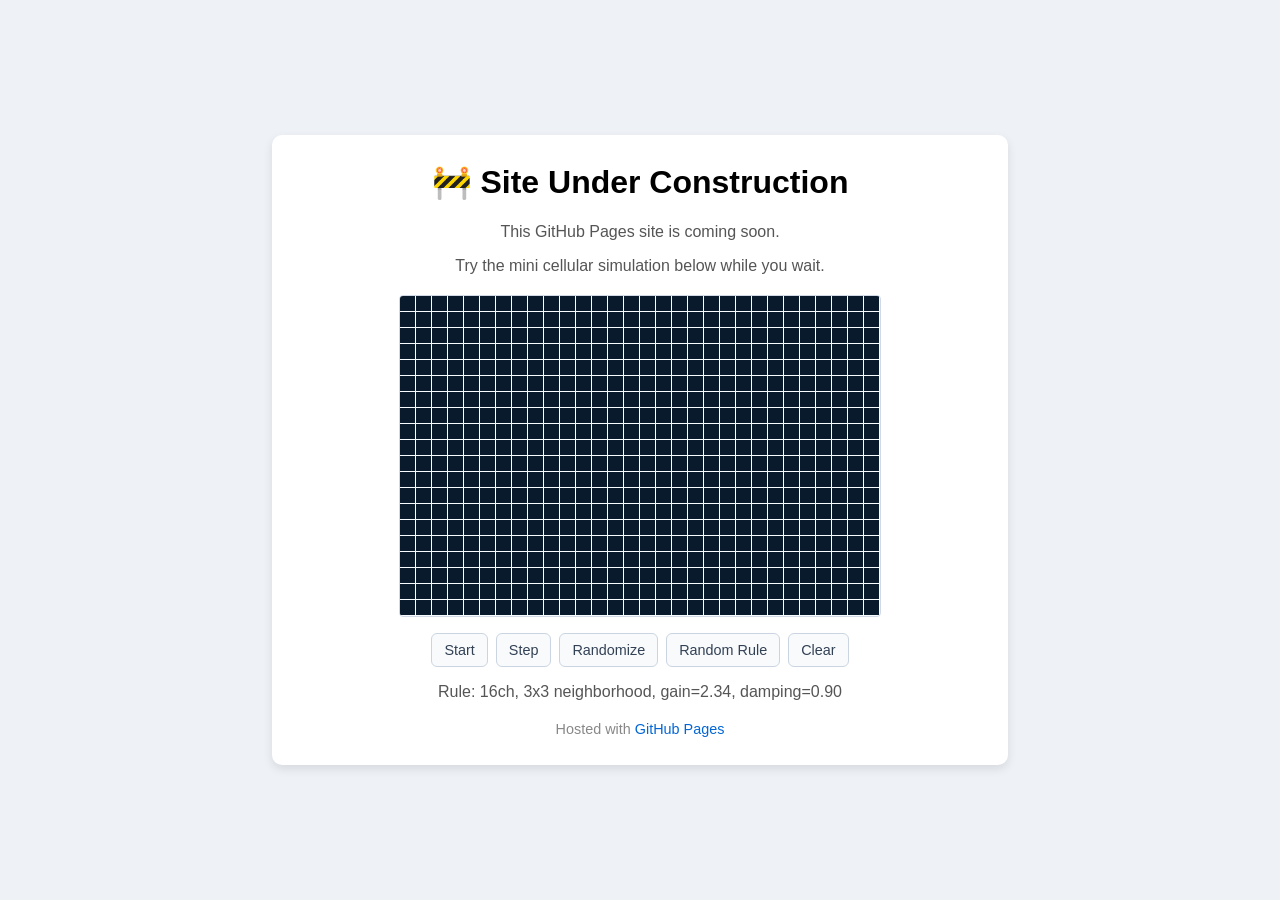
<file: index.html>
<!DOCTYPE html>
<html lang="en">
<head>
    <meta charset="UTF-8">
    <title>🍌 My GitHub Pages Site</title>
    <meta name="viewport" content="width=device-width, initial-scale=1.0">
    <style>
        body {
            margin: 0;
            font-family: Arial, sans-serif;
            background-color: #eef2f7;
            display: flex;
            justify-content: center;
            align-items: center;
            min-height: 100vh;
            text-align: center;
            padding: 20px;
            box-sizing: border-box;
        }
        .container {
            background: white;
            padding: 28px;
            border-radius: 10px;
            box-shadow: 0 4px 10px rgba(0,0,0,0.1);
            max-width: 680px;
            width: 100%;
        }
        h1 {
            margin-top: 0;
        }
        p {
            color: #555;
        }
        .game {
            margin-top: 20px;
        }
        #gameCanvas {
            border: 1px solid #d1d9e6;
            background: #f8fbff;
            border-radius: 4px;
            cursor: crosshair;
            max-width: 100%;
        }
        .controls {
            display: flex;
            flex-wrap: wrap;
            justify-content: center;
            gap: 8px;
            margin-top: 12px;
        }
        button {
            border: 1px solid #cbd5e1;
            background: #f8fafc;
            color: #334155;
            padding: 8px 12px;
            border-radius: 6px;
            cursor: pointer;
            font-size: 0.9rem;
        }
        button:hover {
            background: #f1f5f9;
        }
        footer {
            margin-top: 20px;
            font-size: 0.9em;
            color: #888;
        }
        a {
            color: #0366d6;
            text-decoration: none;
        }
        a:hover {
            text-decoration: underline;
        }
    </style>
</head>
<body>
    <div class="container">
        <h1>🚧 Site Under Construction</h1>
        <p>This GitHub Pages site is coming soon.</p>
        <p>Try the mini cellular simulation below while you wait.</p>

        <section class="game" aria-label="Multichannel cellular simulation">
            <canvas id="gameCanvas" width="480" height="320"></canvas>
            <div class="controls">
                <button id="toggleBtn" type="button">Start</button>
                <button id="stepBtn" type="button">Step</button>
                <button id="randomBtn" type="button">Randomize</button>
                <button id="ruleBtn" type="button">Random Rule</button>
                <button id="clearBtn" type="button">Clear</button>
            </div>
            <p id="ruleLabel" aria-live="polite"></p>
        </section>

        <footer>
            Hosted with <a href="https://pages.github.com/">GitHub Pages</a>
        </footer>
    </div>

    <script>
        const canvas = document.getElementById('gameCanvas');
        const ctx = canvas.getContext('2d');
        const toggleBtn = document.getElementById('toggleBtn');
        const stepBtn = document.getElementById('stepBtn');
        const randomBtn = document.getElementById('randomBtn');
        const ruleBtn = document.getElementById('ruleBtn');
        const clearBtn = document.getElementById('clearBtn');
        const ruleLabel = document.getElementById('ruleLabel');

        const cellSize = 16;
        const cols = Math.floor(canvas.width / cellSize);
        const rows = Math.floor(canvas.height / cellSize);
        const channelsPerCell = 16;
        const neighborhoodRadius = 1;

        let running = false;
        let timer = null;
        let grid = createGrid(false);
        let rule = createRandomRule();

        function createCell(randomize = false) {
            return Array.from(
                { length: channelsPerCell },
                () => (randomize ? Math.random() : 0)
            );
        }

        function createGrid(randomize = false) {
            return Array.from({ length: rows }, () =>
                Array.from({ length: cols }, () => createCell(randomize))
            );
        }

        function createRandomRule() {
            const kernelWidth = neighborhoodRadius * 2 + 1;
            const neighborhoodSize = kernelWidth * kernelWidth;
            const kernel = Array.from({ length: neighborhoodSize }, () =>
                Array.from({ length: channelsPerCell }, () =>
                    Array.from({ length: channelsPerCell }, () => (Math.random() - 0.5) * 0.52)
                )
            );

            const bias = Array.from({ length: channelsPerCell }, () => (Math.random() - 0.5) * 0.3);

            return {
                kernel,
                bias,
                gain: 1 + Math.random() * 1.5,
                damping: 0.85 + Math.random() * 0.13
            };
        }

        function updateRuleLabel() {
            const kernelWidth = neighborhoodRadius * 2 + 1;
            ruleLabel.textContent = `Rule: ${channelsPerCell}ch, ${kernelWidth}x${kernelWidth} neighborhood, gain=${rule.gain.toFixed(2)}, damping=${rule.damping.toFixed(2)}`;
        }

        function clamp01(value) {
            return Math.max(0, Math.min(1, value));
        }

        function activate(value) {
            return 1 / (1 + Math.exp(-value));
        }

        function nextGeneration() {
            const next = createGrid(false);

            for (let y = 0; y < rows; y++) {
                for (let x = 0; x < cols; x++) {
                    for (let outChannel = 0; outChannel < channelsPerCell; outChannel++) {
                        let sum = rule.bias[outChannel] + grid[y][x][outChannel] * rule.damping;
                        let kernelIndex = 0;

                        for (let dy = -neighborhoodRadius; dy <= neighborhoodRadius; dy++) {
                            for (let dx = -neighborhoodRadius; dx <= neighborhoodRadius; dx++) {
                                const nx = (x + dx + cols) % cols;
                                const ny = (y + dy + rows) % rows;
                                const weights = rule.kernel[kernelIndex][outChannel];
                                const neighbor = grid[ny][nx];

                                for (let inChannel = 0; inChannel < channelsPerCell; inChannel++) {
                                    sum += neighbor[inChannel] * weights[inChannel];
                                }

                                kernelIndex++;
                            }
                        }

                        next[y][x][outChannel] = clamp01(activate(sum * rule.gain));
                    }
                }
            }

            grid = next;
            draw();
        }

        function draw() {
            ctx.clearRect(0, 0, canvas.width, canvas.height);

            for (let y = 0; y < rows; y++) {
                for (let x = 0; x < cols; x++) {
                    const value = grid[y][x][0];
                    const hue = 210 + value * 70;
                    const saturation = 70 + value * 20;
                    const lightness = 10 + value * 75;
                    ctx.fillStyle = `hsl(${hue}, ${saturation}%, ${lightness}%)`;
                    ctx.fillRect(x * cellSize, y * cellSize, cellSize - 1, cellSize - 1);
                }
            }
        }

        function start() {
            if (running) {
                return;
            }
            running = true;
            toggleBtn.textContent = 'Pause';
            timer = setInterval(nextGeneration, 110);
        }

        function stop() {
            running = false;
            toggleBtn.textContent = 'Start';
            clearInterval(timer);
            timer = null;
        }

        canvas.addEventListener('click', (event) => {
            const rect = canvas.getBoundingClientRect();
            const x = Math.floor((event.clientX - rect.left) / cellSize);
            const y = Math.floor((event.clientY - rect.top) / cellSize);

            if (x >= 0 && x < cols && y >= 0 && y < rows) {
                const energized = grid[y][x][0] > 0.5;
                grid[y][x] = energized ? createCell(false) : createCell(true);
                draw();
            }
        });

        toggleBtn.addEventListener('click', () => {
            if (running) {
                stop();
            } else {
                start();
            }
        });

        stepBtn.addEventListener('click', () => {
            if (!running) {
                nextGeneration();
            }
        });

        randomBtn.addEventListener('click', () => {
            grid = createGrid(true);
            draw();
        });

        clearBtn.addEventListener('click', () => {
            stop();
            grid = createGrid(false);
            draw();
        });

        ruleBtn.addEventListener('click', () => {
            rule = createRandomRule();
            updateRuleLabel();
        });

        updateRuleLabel();
        draw();
    </script>
</body>
</html>
</file>
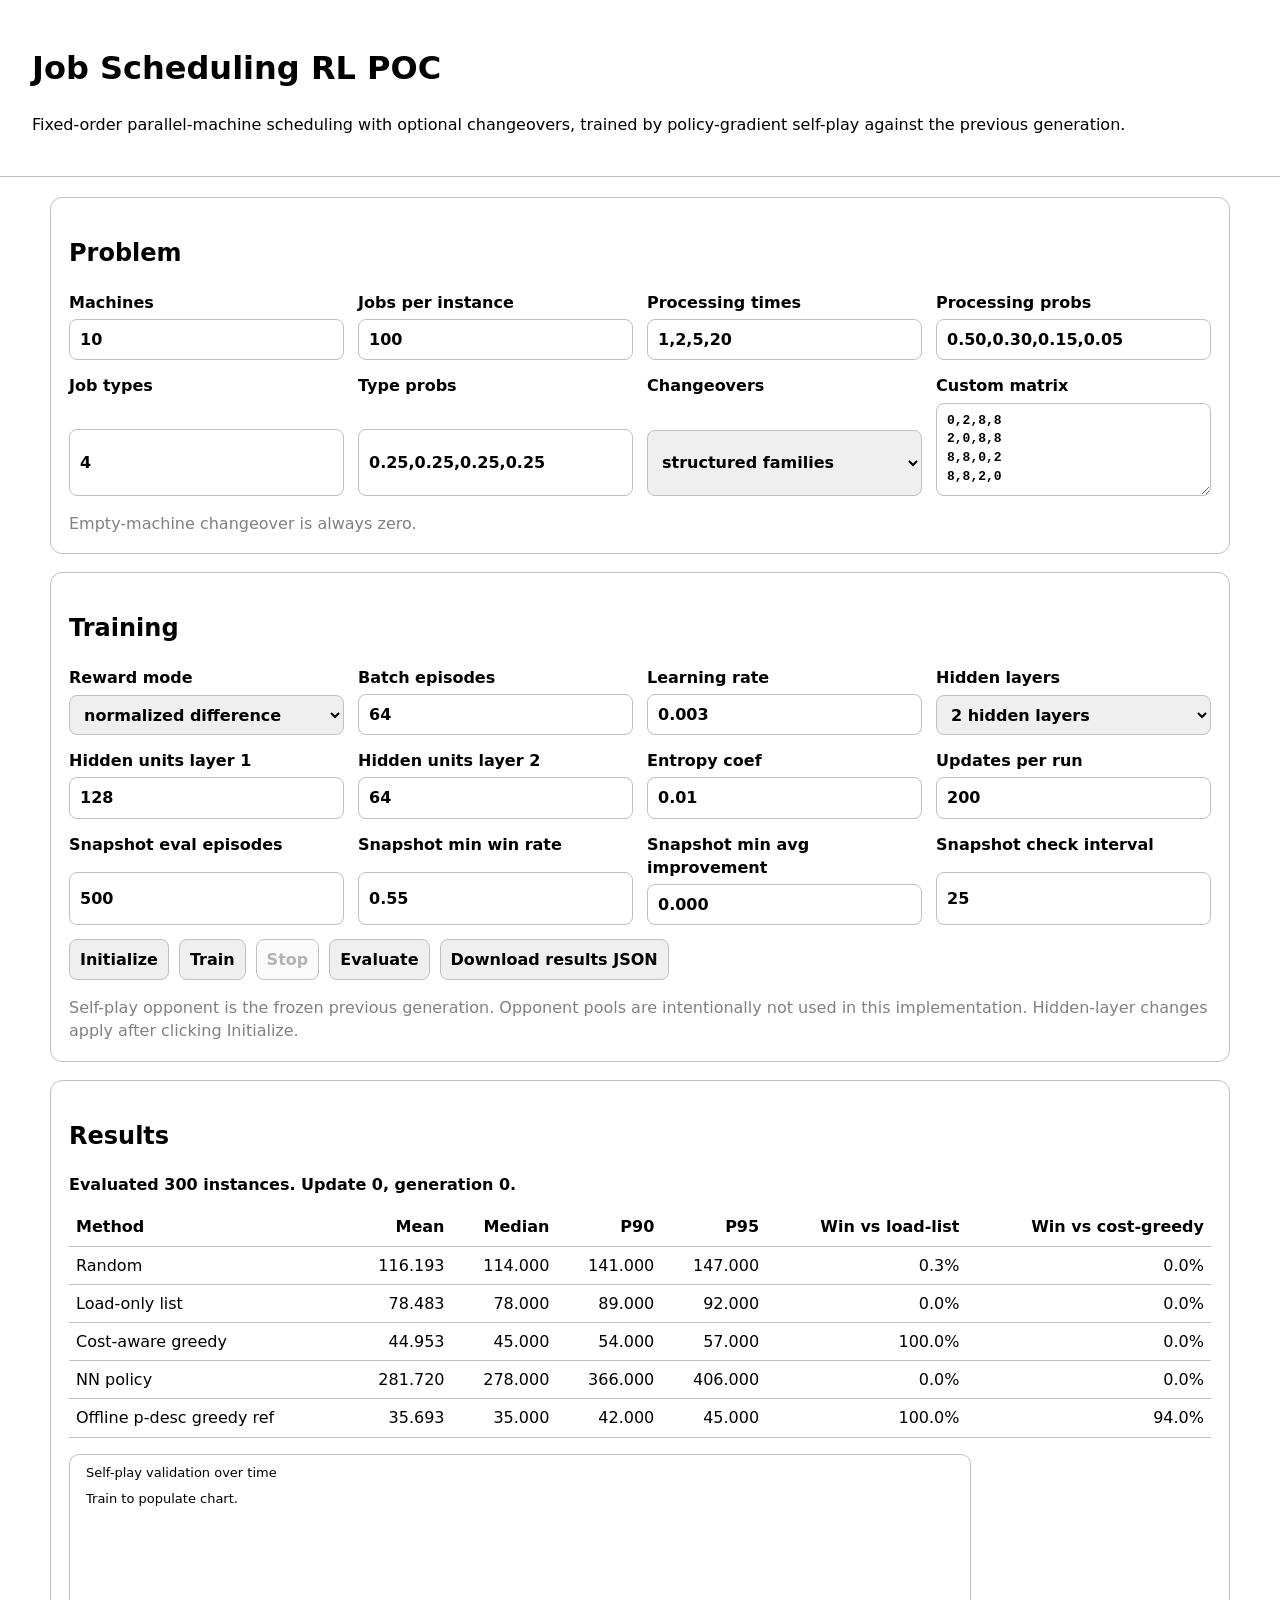
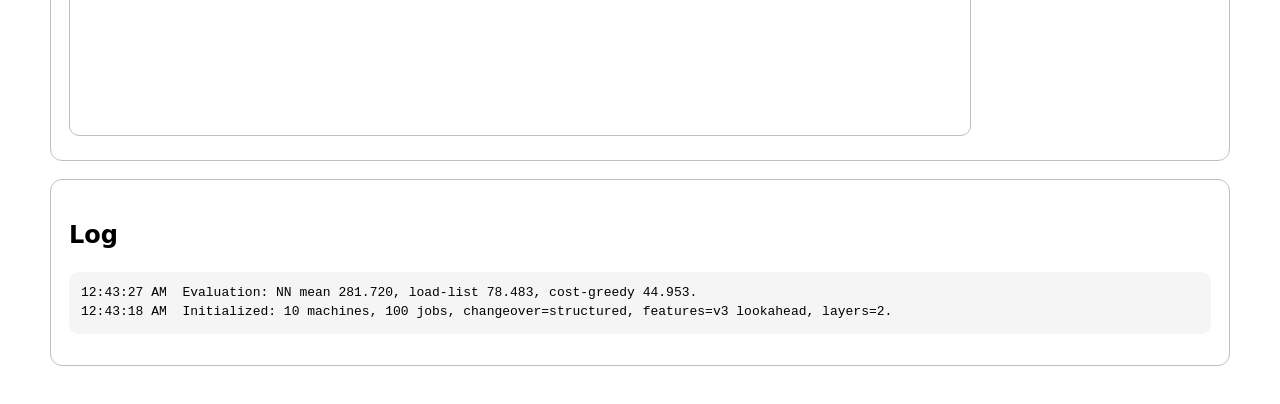
<file: job-scheduling-rl-poc/index.html>
<!doctype html>
<html lang="en">
<head>
  <meta charset="utf-8" />
  <meta name="viewport" content="width=device-width, initial-scale=1" />
  <title>Job Scheduling RL POC</title>
  <link rel="stylesheet" href="styles.css" />
</head>
<body>
  <header>
    <h1>Job Scheduling RL POC</h1>
    <p>Fixed-order parallel-machine scheduling with optional changeovers, trained by policy-gradient self-play against the previous generation.</p>
  </header>

  <main>
    <section class="panel">
      <h2>Problem</h2>
      <div class="grid">
        <label>Machines <input id="numMachines" type="number" min="2" max="30" value="10"></label>
        <label>Jobs per instance <input id="numJobs" type="number" min="5" max="1000" value="100"></label>
        <label>Processing times <input id="processingTimes" value="1,2,5,20"></label>
        <label>Processing probs <input id="processingProbs" value="0.50,0.30,0.15,0.05"></label>
        <label>Job types <input id="numTypes" type="number" min="1" max="12" value="4"></label>
        <label>Type probs <input id="typeProbs" value="0.25,0.25,0.25,0.25"></label>
        <label>Changeovers
          <select id="changeoverMode">
            <option value="zero">zero matrix</option>
            <option value="structured" selected>structured families</option>
            <option value="custom">custom matrix</option>
          </select>
        </label>
        <label>Custom matrix<textarea id="customMatrix" rows="4">0,2,8,8
2,0,8,8
8,8,0,2
8,8,2,0</textarea></label>
      </div>
      <p class="note">Empty-machine changeover is always zero.</p>
    </section>

    <section class="panel">
      <h2>Training</h2>
      <div class="grid">
        <label>Reward mode
          <select id="rewardMode">
            <option value="win_loss">win/loss</option>
            <option value="difference">makespan difference</option>
            <option value="normalized_difference" selected>normalized difference</option>
          </select>
        </label>
        <label>Batch episodes <input id="batchSize" type="number" min="1" max="512" value="64"></label>
        <label>Learning rate <input id="learningRate" type="number" step="0.0001" value="0.003"></label>
        <label>Hidden layers
          <select id="hiddenLayers">
            <option value="1">1 hidden layer</option>
            <option value="2" selected>2 hidden layers</option>
          </select>
        </label>
        <label>Hidden units layer 1 <input id="hiddenSize" type="number" min="8" max="512" value="128"></label>
        <label>Hidden units layer 2 <input id="hiddenSize2" type="number" min="8" max="512" value="64"></label>
        <label>Entropy coef <input id="entropyCoef" type="number" step="0.001" value="0.01"></label>
        <label>Updates per run <input id="updatesPerRun" type="number" min="1" max="10000" value="200"></label>
        <label>Snapshot eval episodes <input id="snapshotEvalEpisodes" type="number" min="20" max="5000" value="500"></label>
        <label>Snapshot min win rate <input id="snapshotMinWinRate" type="number" min="0.5" max="1" step="0.01" value="0.55"></label>
        <label>Snapshot min avg improvement <input id="snapshotMinAvgImprovement" type="number" step="0.0001" value="0.000"></label>
        <label>Snapshot check interval <input id="snapshotInterval" type="number" min="1" max="1000" value="25"></label>
      </div>
      <div class="buttons">
        <button id="initBtn">Initialize</button>
        <button id="trainBtn">Train</button>
        <button id="stopBtn">Stop</button>
        <button id="evalBtn">Evaluate</button>
        <button id="downloadBtn">Download results JSON</button>
      </div>
      <p class="note">Self-play opponent is the frozen previous generation. Opponent pools are intentionally not used in this implementation. Hidden-layer changes apply after clicking Initialize.</p>
    </section>

    <section class="panel results">
      <h2>Results</h2>
      <div id="status">Not initialized.</div>
      <table id="metricsTable">
        <thead><tr><th>Method</th><th>Mean</th><th>Median</th><th>P90</th><th>P95</th><th>Win vs load-list</th><th>Win vs cost-greedy</th></tr></thead>
        <tbody></tbody>
      </table>
      <canvas id="chart" width="900" height="280"></canvas>
    </section>

    <section class="panel">
      <h2>Log</h2>
      <pre id="log"></pre>
    </section>
  </main>

  <script src="app-v3.js"></script>
</body>
</html>
</file>
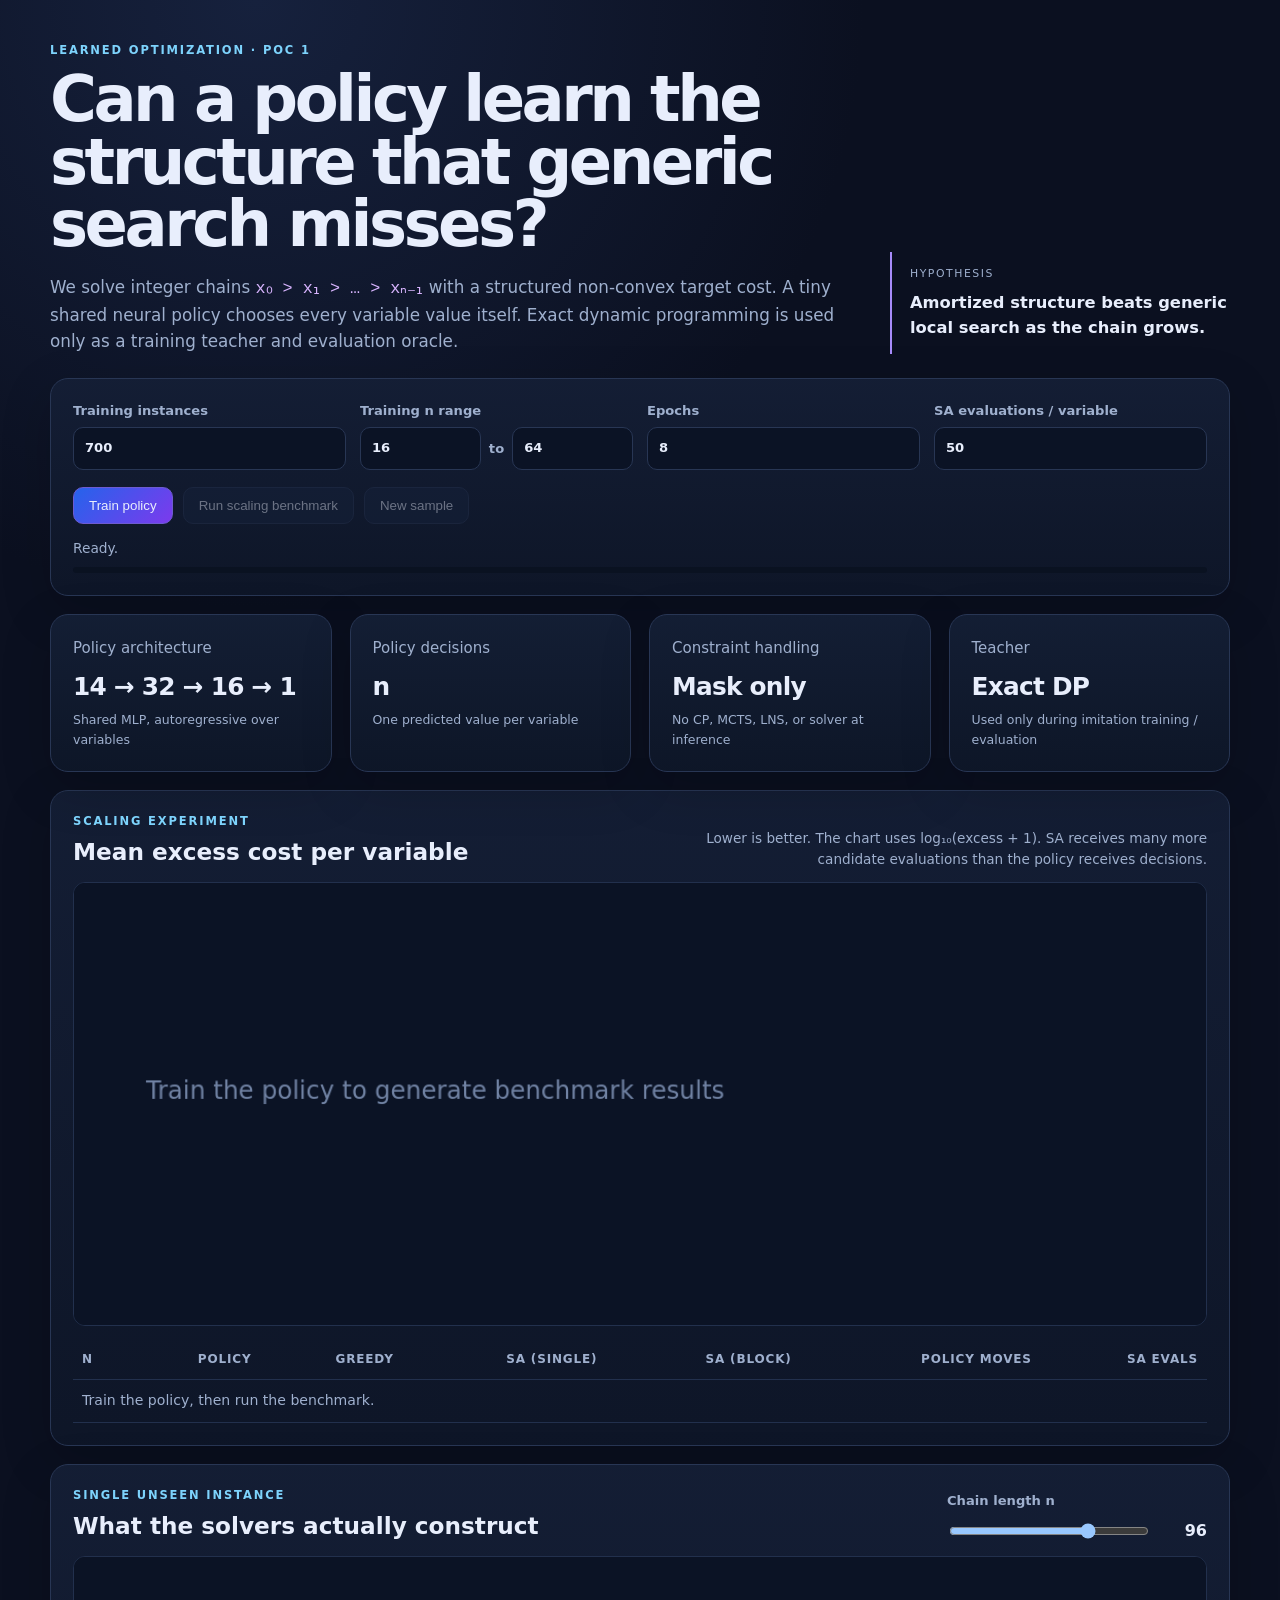
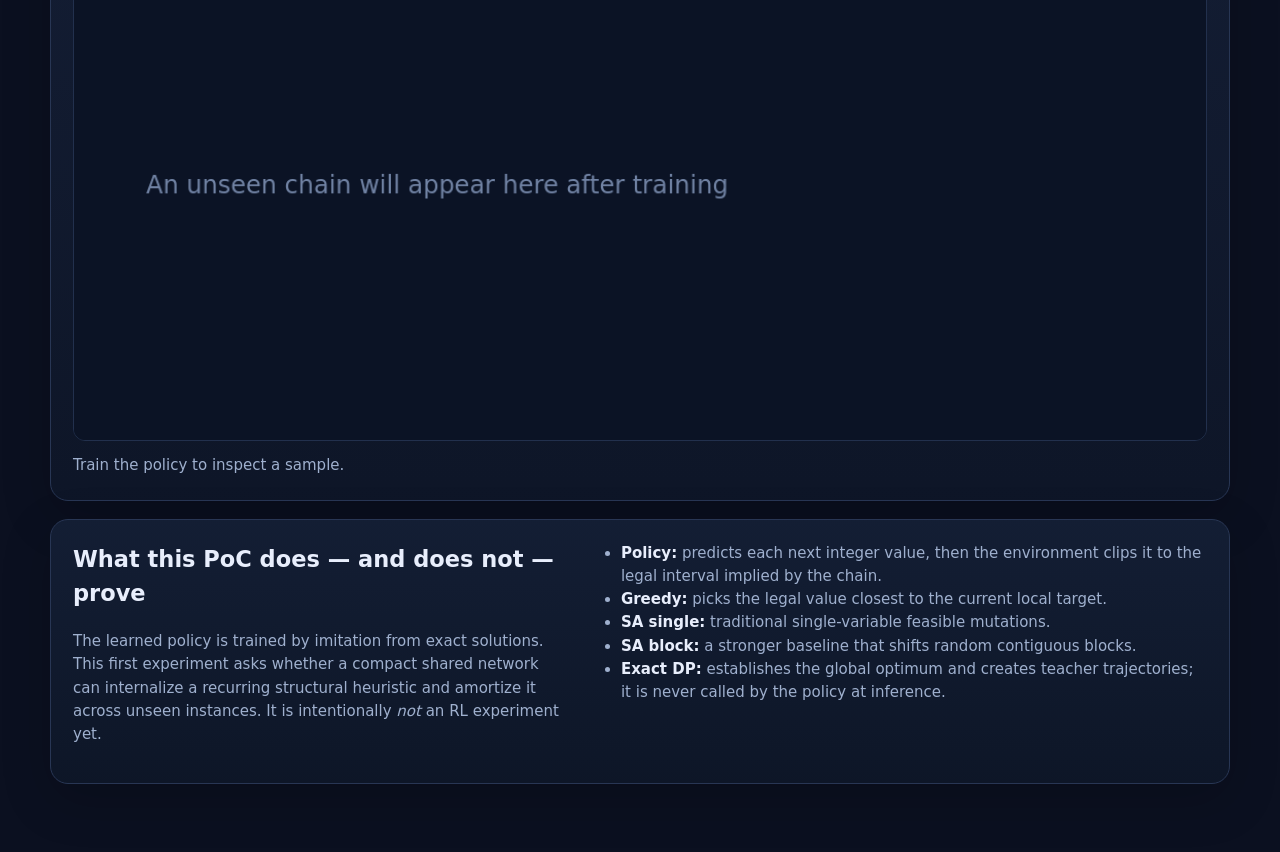
<file: monotone-chain-policy-poc/index.html>
<!doctype html>
<html lang="en">
<head>
  <meta charset="utf-8" />
  <meta name="viewport" content="width=device-width, initial-scale=1" />
  <title>Monotone Chain Learned Solver PoC</title>
  <link rel="stylesheet" href="styles.css" />
</head>
<body>
  <main class="shell">
    <header class="hero">
      <div>
        <div class="eyebrow">Learned optimization · PoC 1</div>
        <h1>Can a policy learn the structure that generic search misses?</h1>
        <p>
          We solve integer chains <code>x₀ &gt; x₁ &gt; … &gt; xₙ₋₁</code> with a structured non-convex target cost.
          A tiny shared neural policy chooses every variable value itself. Exact dynamic programming is used only as a training teacher and evaluation oracle.
        </p>
      </div>
      <div class="hypothesis">
        <span>Hypothesis</span>
        <strong>Amortized structure beats generic local search as the chain grows.</strong>
      </div>
    </header>

    <section class="card controls-card">
      <div class="control-grid">
        <label>
          Training instances
          <input id="trainCount" type="number" min="100" max="5000" step="100" value="700" />
        </label>
        <label>
          Training n range
          <div class="inline-inputs">
            <input id="trainMin" type="number" min="8" max="64" value="16" />
            <span>to</span>
            <input id="trainMax" type="number" min="16" max="96" value="64" />
          </div>
        </label>
        <label>
          Epochs
          <input id="epochs" type="number" min="1" max="30" value="8" />
        </label>
        <label>
          SA evaluations / variable
          <input id="saMultiplier" type="number" min="5" max="500" step="5" value="50" />
        </label>
      </div>
      <div class="actions">
        <button id="trainBtn" class="primary">Train policy</button>
        <button id="benchmarkBtn" disabled>Run scaling benchmark</button>
        <button id="sampleBtn" disabled>New sample</button>
      </div>
      <div class="status-wrap">
        <div id="status">Ready.</div>
        <div class="progress"><div id="progressBar"></div></div>
      </div>
    </section>

    <section class="stats-grid">
      <article class="stat card">
        <span>Policy architecture</span>
        <strong>14 → 32 → 16 → 1</strong>
        <small>Shared MLP, autoregressive over variables</small>
      </article>
      <article class="stat card">
        <span>Policy decisions</span>
        <strong>n</strong>
        <small>One predicted value per variable</small>
      </article>
      <article class="stat card">
        <span>Constraint handling</span>
        <strong>Mask only</strong>
        <small>No CP, MCTS, LNS, or solver at inference</small>
      </article>
      <article class="stat card">
        <span>Teacher</span>
        <strong>Exact DP</strong>
        <small>Used only during imitation training / evaluation</small>
      </article>
    </section>

    <section class="card">
      <div class="section-head">
        <div>
          <div class="eyebrow">Scaling experiment</div>
          <h2>Mean excess cost per variable</h2>
        </div>
        <p>Lower is better. The chart uses log₁₀(excess + 1). SA receives many more candidate evaluations than the policy receives decisions.</p>
      </div>
      <canvas id="benchmarkChart" width="1100" height="430"></canvas>
      <div class="table-wrap">
        <table>
          <thead>
            <tr>
              <th>n</th>
              <th>Policy</th>
              <th>Greedy</th>
              <th>SA (single)</th>
              <th>SA (block)</th>
              <th>Policy moves</th>
              <th>SA evals</th>
            </tr>
          </thead>
          <tbody id="resultsBody"><tr><td colspan="7" class="muted">Train the policy, then run the benchmark.</td></tr></tbody>
        </table>
      </div>
    </section>

    <section class="card">
      <div class="section-head sample-head">
        <div>
          <div class="eyebrow">Single unseen instance</div>
          <h2>What the solvers actually construct</h2>
        </div>
        <label class="sample-size">
          Chain length n
          <input id="sampleN" type="range" min="16" max="128" step="8" value="96" />
          <output id="sampleNOut">96</output>
        </label>
      </div>
      <canvas id="sampleChart" width="1100" height="470"></canvas>
      <div id="sampleMetrics" class="metric-row muted">Train the policy to inspect a sample.</div>
    </section>

    <section class="card notes">
      <div>
        <h2>What this PoC does — and does not — prove</h2>
        <p>
          The learned policy is trained by imitation from exact solutions. This first experiment asks whether a compact shared network can internalize a recurring structural heuristic and amortize it across unseen instances. It is intentionally <em>not</em> an RL experiment yet.
        </p>
      </div>
      <ul>
        <li><strong>Policy:</strong> predicts each next integer value, then the environment clips it to the legal interval implied by the chain.</li>
        <li><strong>Greedy:</strong> picks the legal value closest to the current local target.</li>
        <li><strong>SA single:</strong> traditional single-variable feasible mutations.</li>
        <li><strong>SA block:</strong> a stronger baseline that shifts random contiguous blocks.</li>
        <li><strong>Exact DP:</strong> establishes the global optimum and creates teacher trajectories; it is never called by the policy at inference.</li>
      </ul>
    </section>
  </main>

  <script src="solver.js"></script>
  <script src="app.js"></script>
</body>
</html>
</file>
<file: job-scheduling-rl-poc/styles.css>
body { margin: 0; font-family: system-ui, sans-serif; line-height: 1.45; }
header { padding: 24px 32px; border-bottom: 1px solid silver; }
main { max-width: 1180px; margin: 0 auto; padding: 20px; }
.panel { border: 1px solid silver; border-radius: 12px; padding: 18px; margin-bottom: 18px; }
.grid { display: grid; grid-template-columns: repeat(auto-fit, minmax(230px, 1fr)); gap: 14px; }
label { display: grid; gap: 5px; font-weight: 600; }
input, select, textarea, button { font: inherit; padding: 8px 10px; border-radius: 8px; border: 1px solid silver; }
textarea { resize: vertical; font-family: monospace; }
.buttons { display: flex; gap: 10px; flex-wrap: wrap; margin-top: 14px; }
button { cursor: pointer; font-weight: 700; }
.note { color: gray; margin-bottom: 0; }
#status { margin-bottom: 12px; font-weight: 700; }
table { width: 100%; border-collapse: collapse; margin-bottom: 16px; }
th, td { border-bottom: 1px solid silver; padding: 7px; text-align: right; }
th:first-child, td:first-child { text-align: left; }
canvas { max-width: 100%; border: 1px solid silver; border-radius: 10px; }
pre { white-space: pre-wrap; max-height: 320px; overflow: auto; padding: 12px; border-radius: 10px; background: whitesmoke; }
</file>
<file: monotone-chain-policy-poc/styles.css>
:root {
  color-scheme: dark;
  --bg: #0b1020;
  --panel: #121a2e;
  --panel2: #0f172a;
  --border: #283654;
  --text: #e8eefc;
  --muted: #9fb0ce;
  --accent: #7dd3fc;
  --accent2: #a78bfa;
  --good: #86efac;
  --warn: #fbbf24;
  --danger: #fb7185;
}
* { box-sizing: border-box; }
body {
  margin: 0;
  background: radial-gradient(circle at 20% 0%, #16213d 0, var(--bg) 38rem);
  color: var(--text);
  font: 15px/1.55 Inter, ui-sans-serif, system-ui, -apple-system, BlinkMacSystemFont, "Segoe UI", sans-serif;
}
code { color: #d8b4fe; }
.shell { width: min(1180px, calc(100% - 32px)); margin: 42px auto 70px; }
.hero { display: grid; grid-template-columns: 1fr 340px; gap: 28px; align-items: end; margin-bottom: 24px; }
.hero h1 { font-size: clamp(2.2rem, 5vw, 4.4rem); line-height: 0.98; letter-spacing: -0.055em; margin: 8px 0 18px; max-width: 900px; }
.hero p { color: var(--muted); font-size: 1.05rem; max-width: 860px; margin: 0; }
.eyebrow { text-transform: uppercase; letter-spacing: .16em; font-size: .72rem; font-weight: 800; color: var(--accent); }
.hypothesis { border-left: 2px solid var(--accent2); padding: 14px 0 14px 18px; color: var(--muted); }
.hypothesis span { display: block; text-transform: uppercase; font-size: .68rem; letter-spacing: .14em; margin-bottom: 7px; }
.hypothesis strong { color: var(--text); font-size: 1.02rem; }
.card { background: linear-gradient(180deg, rgba(20,30,53,.96), rgba(14,22,40,.96)); border: 1px solid var(--border); border-radius: 18px; padding: 22px; box-shadow: 0 16px 50px rgba(0,0,0,.18); margin-bottom: 18px; }
.control-grid { display: grid; grid-template-columns: repeat(4, 1fr); gap: 14px; }
label { color: var(--muted); font-size: .82rem; font-weight: 650; }
input[type="number"] { width: 100%; margin-top: 6px; border: 1px solid var(--border); border-radius: 10px; background: #0b1325; color: var(--text); padding: 10px 11px; font: inherit; }
.inline-inputs { display: grid; grid-template-columns: 1fr auto 1fr; gap: 8px; align-items: center; }
.inline-inputs span { margin-top: 7px; }
.actions { display: flex; flex-wrap: wrap; gap: 10px; margin-top: 17px; }
button { border: 1px solid var(--border); border-radius: 10px; padding: 10px 15px; color: var(--text); background: #17233d; font: 700 .9rem inherit; cursor: pointer; }
button:hover:not(:disabled) { transform: translateY(-1px); border-color: #4c648f; }
button.primary { background: linear-gradient(135deg, #2563eb, #7c3aed); border-color: #6d5bd0; }
button:disabled { opacity: .42; cursor: not-allowed; }
.status-wrap { margin-top: 14px; }
#status { min-height: 23px; color: var(--muted); font-size: .86rem; }
.progress { height: 6px; overflow: hidden; border-radius: 99px; background: #0a1221; margin-top: 6px; }
#progressBar { height: 100%; width: 0%; background: linear-gradient(90deg, var(--accent), var(--accent2)); transition: width .12s ease; }
.stats-grid { display: grid; grid-template-columns: repeat(4, 1fr); gap: 18px; }
.stat { margin-bottom: 18px; min-height: 128px; }
.stat span, .stat small { display: block; color: var(--muted); }
.stat strong { display: block; margin: 8px 0 4px; font-size: 1.55rem; letter-spacing: -.03em; }
.section-head { display: flex; gap: 28px; justify-content: space-between; align-items: end; margin-bottom: 12px; }
.section-head h2 { margin: 3px 0 0; font-size: 1.45rem; }
.section-head p { margin: 0; color: var(--muted); max-width: 560px; text-align: right; font-size: .85rem; }
canvas { width: 100%; height: auto; background: #0b1325; border: 1px solid #22304d; border-radius: 12px; display: block; }
.table-wrap { overflow-x: auto; margin-top: 14px; }
table { width: 100%; border-collapse: collapse; font-variant-numeric: tabular-nums; }
th, td { padding: 10px 9px; border-bottom: 1px solid #22304d; text-align: right; white-space: nowrap; }
th:first-child, td:first-child { text-align: left; }
th { color: var(--muted); font-size: .75rem; text-transform: uppercase; letter-spacing: .07em; }
td { font-size: .88rem; }
.muted { color: var(--muted); }
.sample-size { min-width: 260px; display: grid; grid-template-columns: 1fr 48px; gap: 8px 12px; align-items: center; }
.sample-size input { grid-column: 1 / 2; width: 100%; }
.sample-size output { grid-column: 2; grid-row: 2; color: var(--text); text-align: right; font-size: 1rem; }
.metric-row { display: flex; flex-wrap: wrap; gap: 10px; margin-top: 13px; }
.metric { background: #0b1325; border: 1px solid #22304d; border-radius: 10px; padding: 8px 11px; }
.metric b { color: var(--text); }
.notes { display: grid; grid-template-columns: .9fr 1.1fr; gap: 32px; }
.notes h2 { margin-top: 0; }
.notes p, .notes li { color: var(--muted); }
.notes ul { margin: 0; padding-left: 20px; }
.notes strong { color: var(--text); }
@media (max-width: 900px) {
  .hero { grid-template-columns: 1fr; }
  .control-grid, .stats-grid { grid-template-columns: repeat(2, 1fr); }
  .notes { grid-template-columns: 1fr; }
  .section-head { align-items: start; flex-direction: column; }
  .section-head p { text-align: left; }
}
@media (max-width: 560px) {
  .shell { width: min(100% - 18px, 1180px); margin-top: 22px; }
  .control-grid, .stats-grid { grid-template-columns: 1fr; }
  .card { padding: 16px; border-radius: 14px; }
  .hero h1 { font-size: 2.45rem; }
}
</file>
